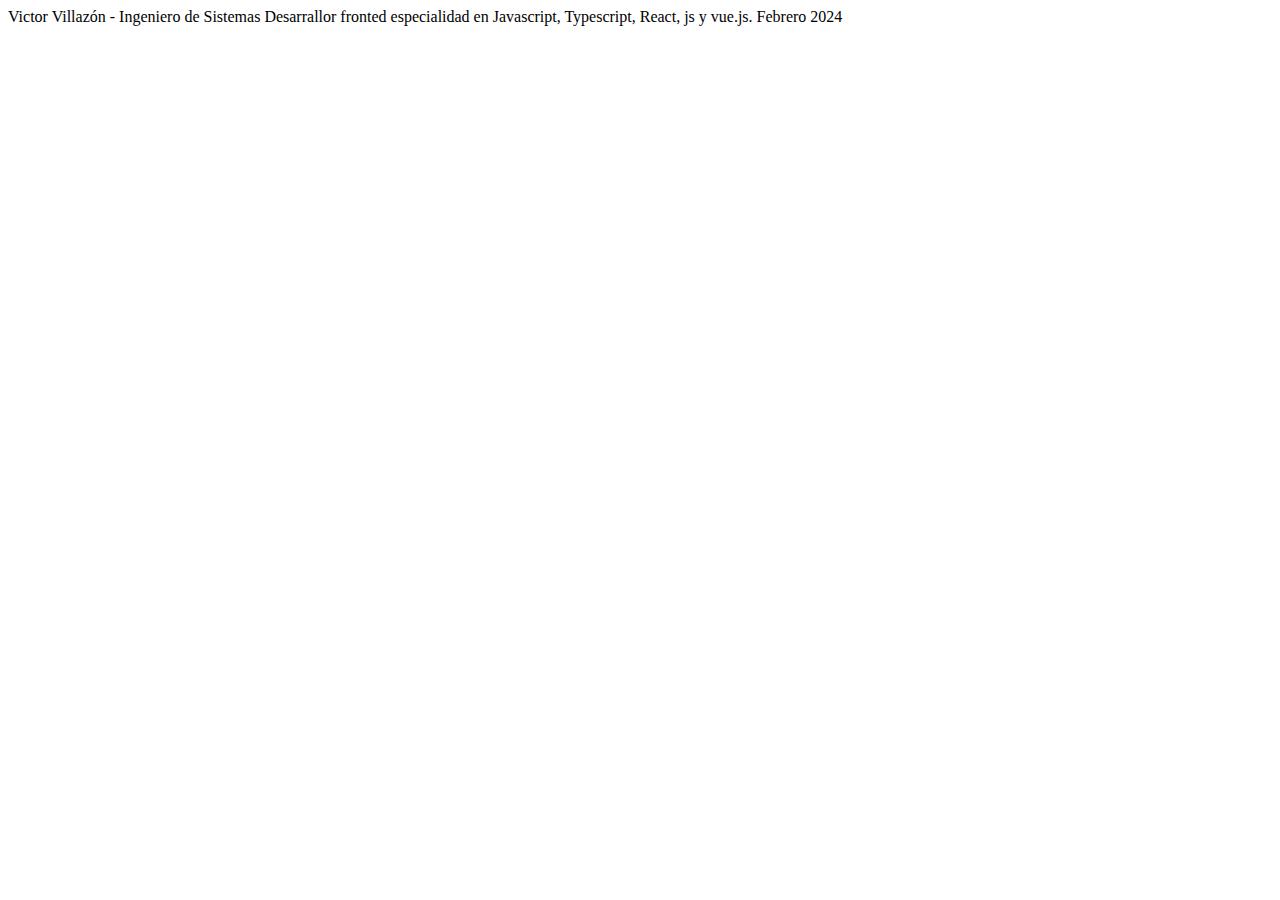
<file: semana01/index.html>
<!DOCTYPE html>
<html lang="en">
<head>
    <meta charset="UTF-8">
    <meta name="viewport" content="width=device-width, initial-scale=1.0">
    <title>Victor Villazón</title>
</head>
<body>
    Victor Villazón - Ingeniero de Sistemas
    Desarrallor fronted especialidad en Javascript, Typescript, React, js y vue.js.
    Febrero 2024 
</body>
</html>
</file>
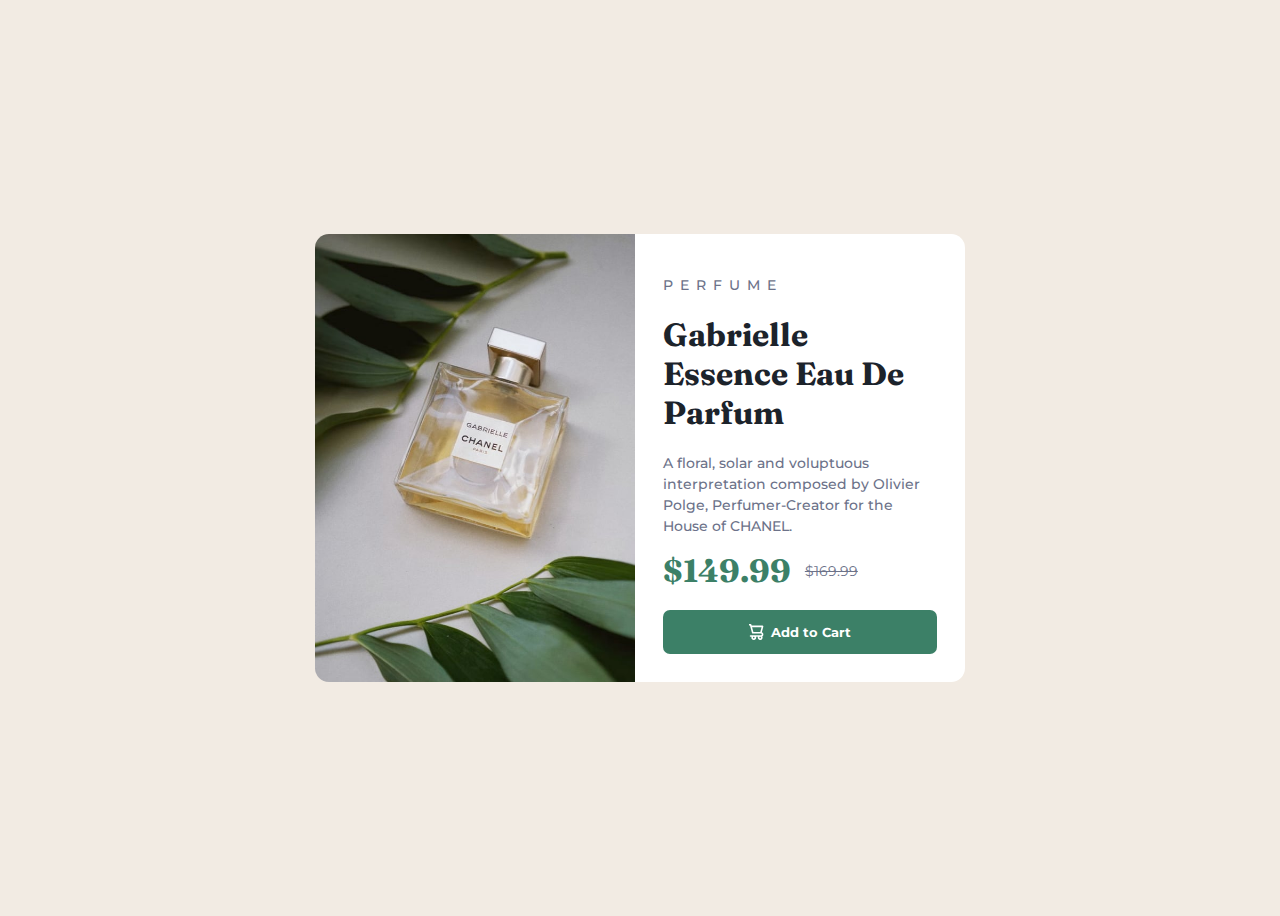
<file: semana01/dia01-html-product-card/index.html>
<!DOCTYPE html>
<html lang="en">
<head>
  <meta charset="UTF-8">
  <meta name="viewport" content="width=device-width, initial-scale=1.0">
  <title>Document</title>
  <link rel="stylesheet" href="./styles.css">
</head>
<body>
  <main>
    <section class="photo"></section>
    <section class="content">
      <h3>Perfume</h3>
      <h1>Gabrielle Essence Eau De Parfum</h1>
      <p>A floral, solar and voluptuous interpretation composed by Olivier Polge, 
        Perfumer-Creator for the House of CHANEL.</p>
      <div>
        <span>$149.99</span>
        <s>$169.99</s>
      </div>
      <button>
        <img src="./images/icon-cart.svg"/>
        Add to Cart
      </button>
    </section>
  </main>  
</body>
</html>
</file>
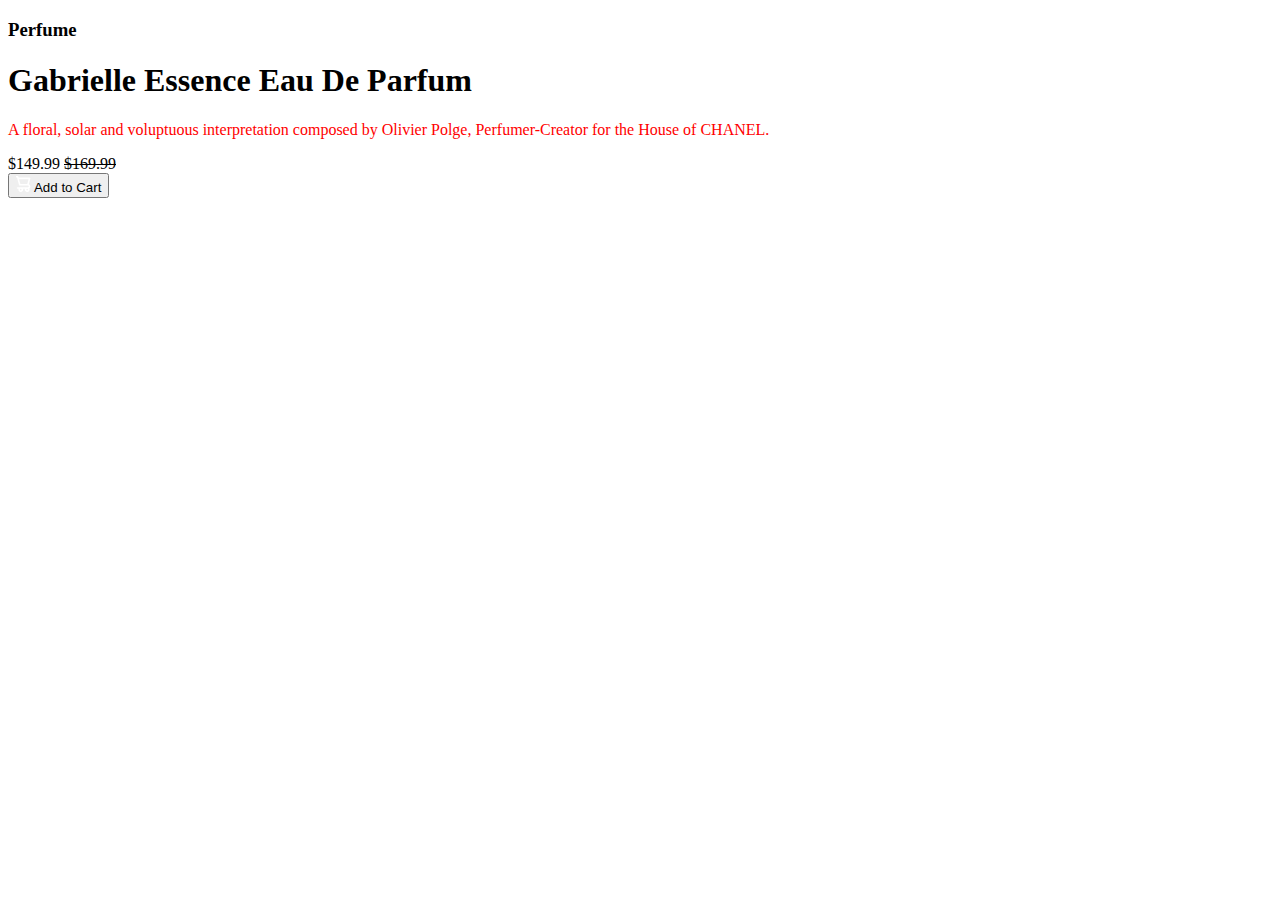
<file: semana01/dia01/index.html>
<!DOCTYPE html>
<html lang="en">
<head>
  <meta charset="UTF-8">
  <meta name="viewport" content="width=device-width, initial-scale=1.0">
  <title>Document</title>
  <style>
    p {
      color: red;
    }

  </style>
</head>
<body>
  <main>
    <section class="photo"></section>
    <section class="content">
      <h3>Perfume</h3>
      <h1>Gabrielle Essence Eau De Parfum</h1>
      <p>A floral, solar and voluptuous interpretation composed by Olivier Polge, 
        Perfumer-Creator for the House of CHANEL.</p>
      <div>
        <span>$149.99</span>
        <s>$169.99</s>
      </div>
      <button>
        <img src="./images/icon-cart.svg"/>
        Add to Cart
      </button>
    </section>
  </main>  
</body>
</html>
</file>
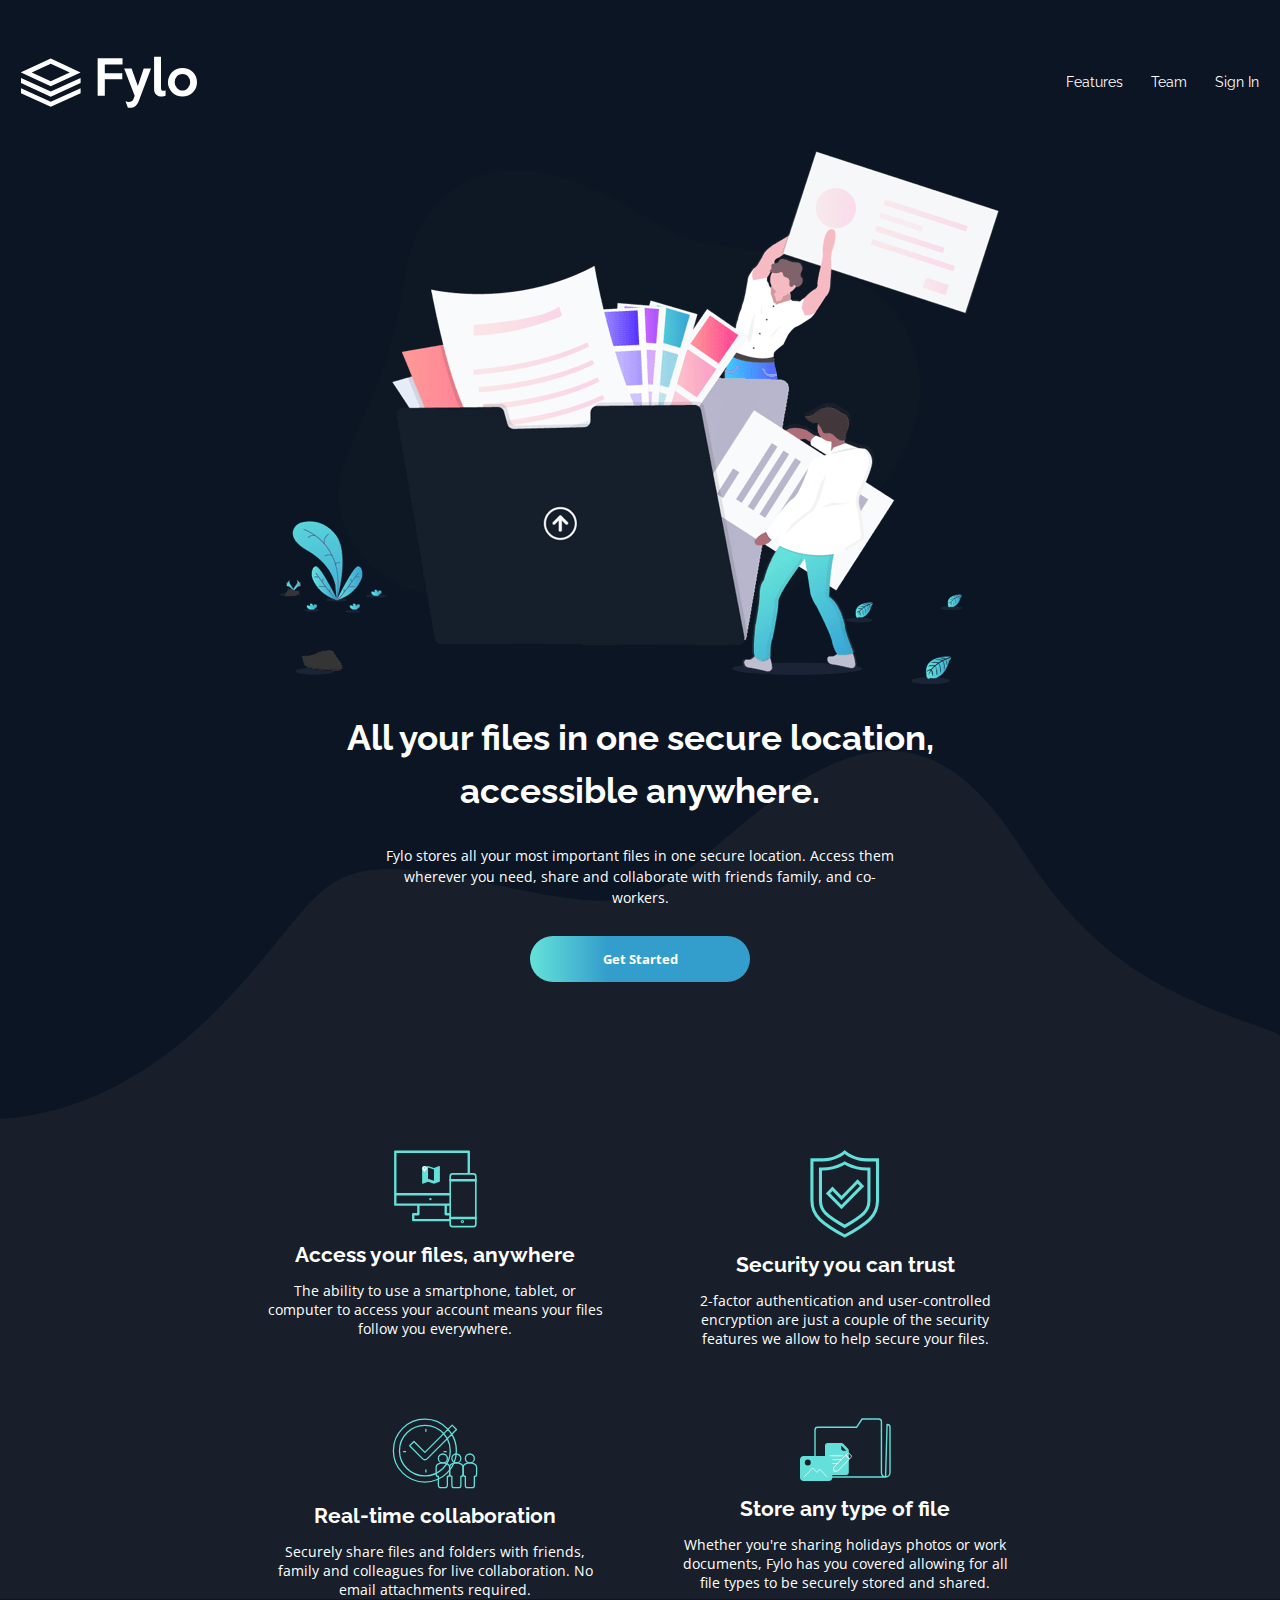
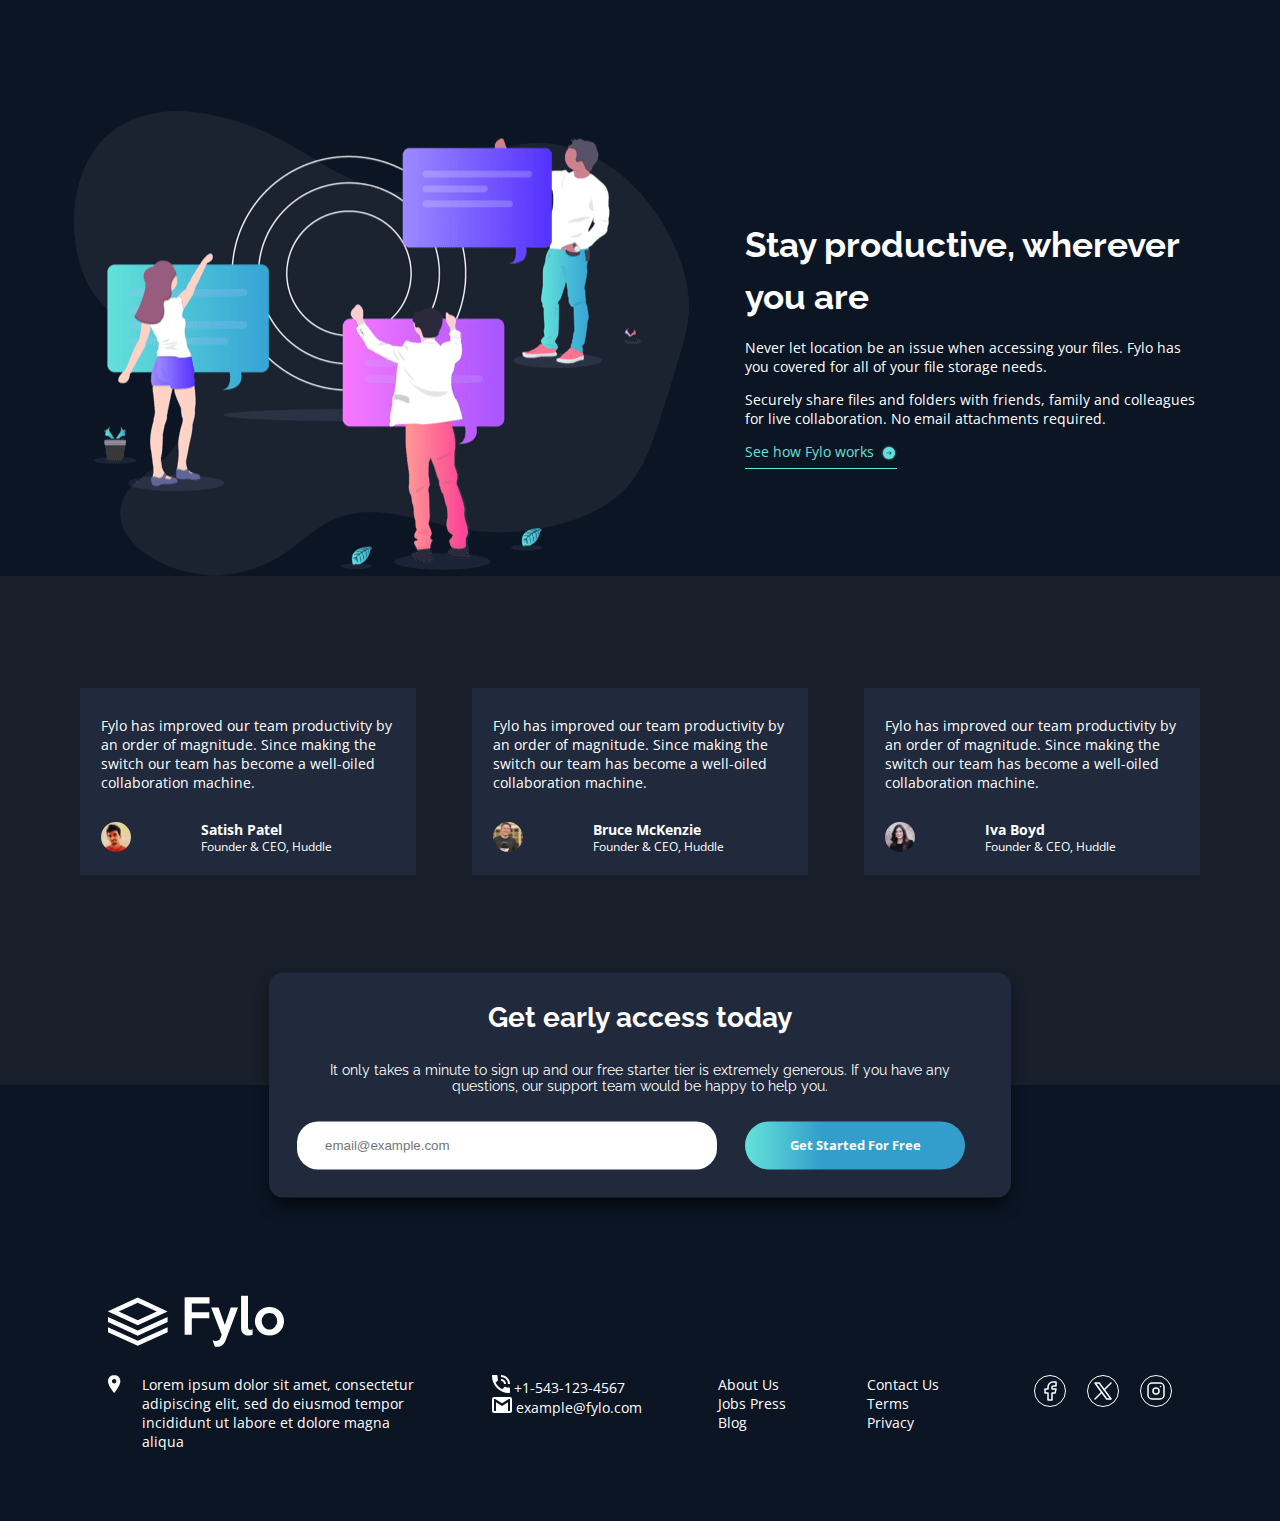
<file: semana01/dia03-css-modelo-de-caja/index.html>
<!DOCTYPE html>
<html lang="en">
<head>
  <meta charset="UTF-8">
  <meta name="viewport" content="width=device-width, initial-scale=1.0">
  <title>Fylo landing page</title>
  <link rel="stylesheet" href="./css/styles.css">
</head>
<body>
  <header class="header wrapper">
    <img src="./images/logo.svg" alt="Logo Fylo Landing Page">
    <nav class="header__nav">
      <a href="#">Features</a>
      <a href="#">Team</a>
      <a href="#">Sign In</a>
    </nav>
    

  </header>

  <main>
    
    <section class="hero">
      <img class="hero__image" src="./images/illustration-intro.png" alt="Illustration Into">
      <h1 class="hero__title">
        All your files in one secure location, accessible anywhere.
      </h1>

      <p class="hero__text">
        Fylo stores all your most important files in one secure location. Access them wherever 
        you need, share and collaborate with friends family, and co-workers.
      </p>

      <button class="hero__button">Get Started</button>


    </section>

    <section class="features">
      <article class="feature">
        <img class="feature__image" src="./images/icon-access-anywhere.svg" alt="Icon Access Anywhere">
        <h2 class="feature__title">Access your files, anywhere</h2>
        <p class="feature__text">
          The ability to use a smartphone, tablet, or computer to access your account means your
          files follow you everywhere.
        </p>
      </article>

      <article class="feature">
        <img class="feature__image" src="./images/icon-security.svg" alt="Icon Collaboration">
        <h2 class="feature__title">Security you can trust</h2>
        <p class="feature__text">
          2-factor authentication and user-controlled encryption are just a couple of the security
          features we allow to help secure your files.
        </p>
      </article>

      <article class="feature">
        <img class="feature__image" src="./images/icon-collaboration.svg" alt="Icon Collaboration">
        <h2 class="feature__title">Real-time collaboration</h2>
        <p class="feature__text">
          Securely share files and folders with friends, family and colleagues for live collaboration. 
        No email attachments required.
        </p>
      </article>

      <article class="feature">
        <img class="feature__image" src="./images/icon-any-file.svg" alt="Icon Collaboration">
        <h2 class="feature__title">Store any type of file</h2>
        <p class="feature__text">
          Whether you're sharing holidays photos or work documents, Fylo has you covered allowing for all 
        file types to be securely stored and shared.
        </p>
      </article>


    </section>

    <section class="collaboration">
      <img class="collaboration__image" src="./images/illustration-stay-productive.png" alt="Illustration Stay Productive">
      <div class="collaboration__wrap">
        <h3 class="collaboration__title">Stay productive, wherever you are</h3>
        <p class="collaboration__text">
          Never let location be an issue when accessing your files. Fylo has you covered for all of your file
          storage needs.
        </p>
        <p class="collaboration__text">
          Securely share files and folders with friends, family and colleagues for live collaboration. No email
          attachments required.
        </p>
        <a class="collaboration__button" href="#">
          See how Fylo works
          <img src="./images/icon-arrow.svg" alt="See how Fylo works">
        </a>
      </div>
    </section>

    <section class="testimonials">
      <article class="testimonial">
        <p>
          Fylo has improved our team productivity by an order of magnitude. Since making the switch our team has
          become a well-oiled collaboration machine.
        </p>
        <div class="testimonial_profile">
          <img src="./images/profile-1.jpg" width="30" height="30" alt="Profile 1">
          <div>
            <h4>Satish Patel</h4>
            <h5>Founder & CEO, Huddle</h5>
          </div>
        </div>
      </article>

      <article class="testimonial">
        <p>
          Fylo has improved our team productivity by an order of magnitude. Since making the switch our team has 
          become a well-oiled collaboration machine.
        </p>
        <div class="testimonial_profile">
          <img src="./images/profile-2.jpg" width="30" height="30" alt="Profile 2">
          <div>
            <h4>Bruce McKenzie</h4>
            <h5>Founder & CEO, Huddle</h5>
          </div>
        </div>
      </article>

      <article class="testimonial">
        <p>
          Fylo has improved our team productivity by an order of magnitude. Since making the switch our team has 
          become a well-oiled collaboration machine.
        </p>
        <div class="testimonial_profile">
          <img src="./images/profile-3.jpg" width="30" height="30" alt="Profile 3">
          <div>
            <h4>Iva Boyd</h4>
            <h5>Founder & CEO, Huddle</h5>
          </div>
        </div>
      </article>

    </section>


    

    
  </main>
  
  <footer class="footer">
    <section class="access">
      <h2>Get early access today</h2>
      <p>
        It only takes a minute to sign up and our free starter tier is extremely generous. If you have any
        questions, our support team would be happy to help you.
      </p>

      <form>
        <input type="text" placeholder="email@example.com">
        <input type="submit" value="Get Started For Free">
      </form>
      
    </section>

    <div class="footer--wrapper">
      <img src="./images/logo.svg" alt="">
      <div class="footer_info">
        <div class="footer_info__description">
          <img src="./images/icon-location.svg" alt="">
          Lorem ipsum dolor sit amet, consectetur adipiscing elit, sed do eiusmod tempor incididunt ut labore et
          dolore magna aliqua
        </div>
        <div class="footer_info_contact">
          <span>
            <img src="./images/icon-phone.svg" alt="">
            +1-543-123-4567
          </span>
          <span>
            <img src="./images/icon-email.svg" alt="">
            example@fylo.com
          </span>
        </div>
        <div class="footer_info_links">
          <a href="#">About Us</a>
          <a href="#">Jobs</a>
          <a href="#">Press</a>
          <a href="#">Blog</a>
        </div>
        <div class="footer_info__liks">
          <a href="">Contact Us</a>
          <a href="">Terms</a>
          <a href="">Privacy</a>
        </div>

        <div class="footer_info__social">
          <a href="https://facebook.com" target="_blank">
                        <svg xmlns="http://www.w3.org/2000/svg" class="icon icon-tabler icon-tabler-brand-facebook" width="24" height="24" viewBox="0 0 24 24" stroke-width="1.5" stroke="currentColor" fill="none" stroke-linecap="round" stroke-linejoin="round"><path stroke="none" d="M0 0h24v24H0z" fill="none"/><path d="M7 10v4h3v7h4v-7h3l1 -4h-4v-2a1 1 0 0 1 1 -1h3v-4h-3a5 5 0 0 0 -5 5v2h-3" /></svg>
          </a>
          <a href="https://twitter.com" target="_blank">
                        <svg xmlns="http://www.w3.org/2000/svg" class="icon icon-tabler icon-tabler-brand-x" width="24" height="24" viewBox="0 0 24 24" stroke-width="1.5" stroke="currentColor" fill="none" stroke-linecap="round" stroke-linejoin="round"><path stroke="none" d="M0 0h24v24H0z" fill="none"/><path d="M4 4l11.733 16h4.267l-11.733 -16z" /><path d="M4 20l6.768 -6.768m2.46 -2.46l6.772 -6.772" /></svg>
          </a>
          <a href="https://instagram.com" target="_blank">
                        <svg xmlns="http://www.w3.org/2000/svg" class="icon icon-tabler icon-tabler-brand-instagram" width="24" height="24" viewBox="0 0 24 24" stroke-width="1.5" stroke="currentColor" fill="none" stroke-linecap="round" stroke-linejoin="round"><path stroke="none" d="M0 0h24v24H0z" fill="none"/><path d="M4 4m0 4a4 4 0 0 1 4 -4h8a4 4 0 0 1 4 4v8a4 4 0 0 1 -4 4h-8a4 4 0 0 1 -4 -4z" /><path d="M12 12m-3 0a3 3 0 1 0 6 0a3 3 0 1 0 -6 0" /><path d="M16.5 7.5l0 .01" /></svg>
          </a>
        </div>
      </div>
    </div>

  </footer>
    
</body>
</html>
</file>
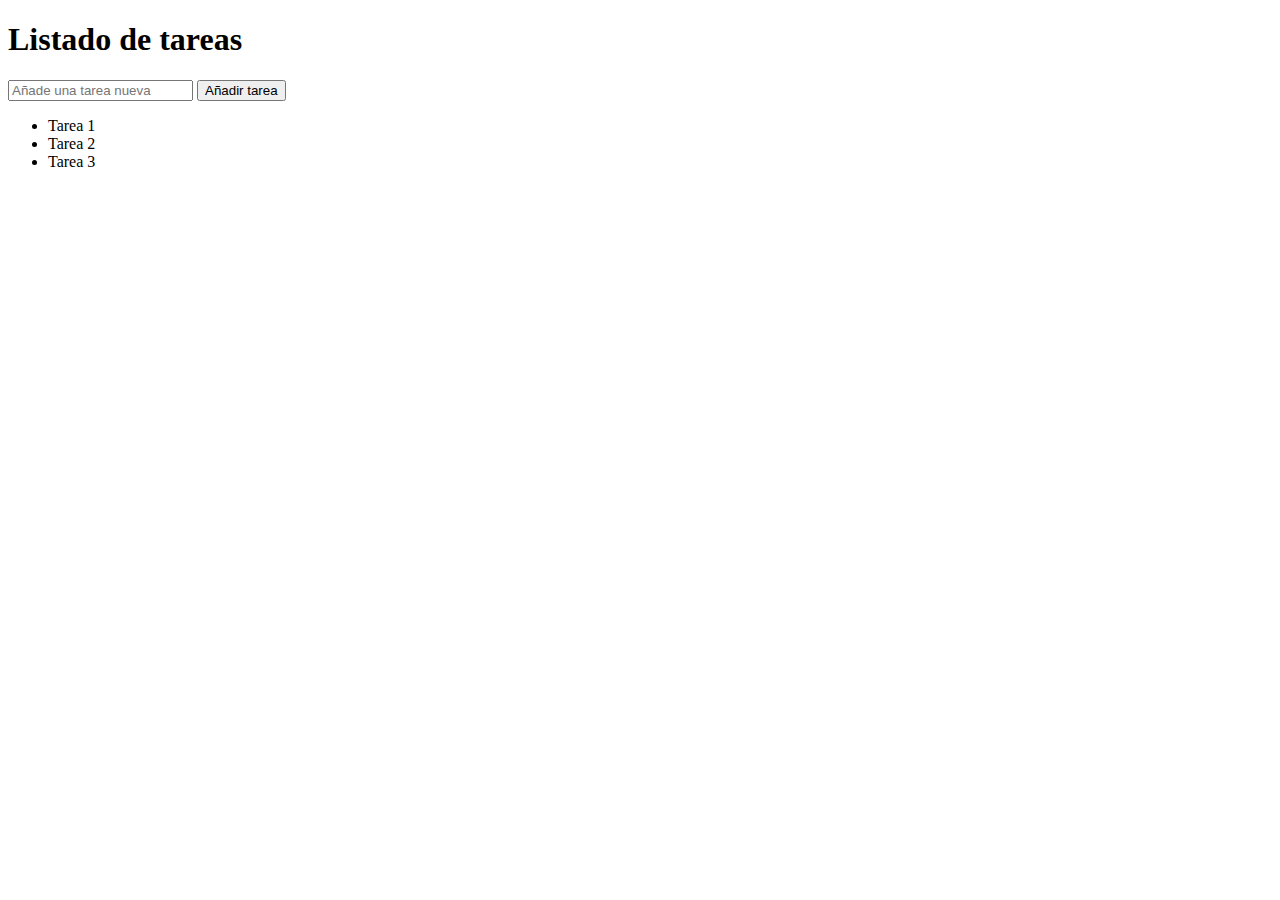
<file: semana02/dia03-javascript-dom-todo-app/index.html>
<!DOCTYPE html>
<html lang="en">
<head>
    <meta charset="UTF-8">
    <meta name="viewport" content="width=device-width, initial-scale=1.0">
    <title>Listado de tareas</title>
    <style>
      .completed + span {
        color: red;
        text-decoration: line-through;
      }
    </style>
</head>
<body>
    <main class="task">
    <h1>Listado de tareas</h1>

    <div class="task__wrapper">
      <input
        id="taskInput"
        class="task__input"
        type="text"
        placeholder="Añade una tarea nueva"
      />
      <button class="task__add">Añadir tarea</button>
    </div>

    <ul class="task__list">
      <li>Tarea 1</li>
      <li>Tarea 2</li>
      <li>Tarea 3</li>
    </ul>
  </main>
  <script src="./main.js"></script>    
</body>
</html>
</file>
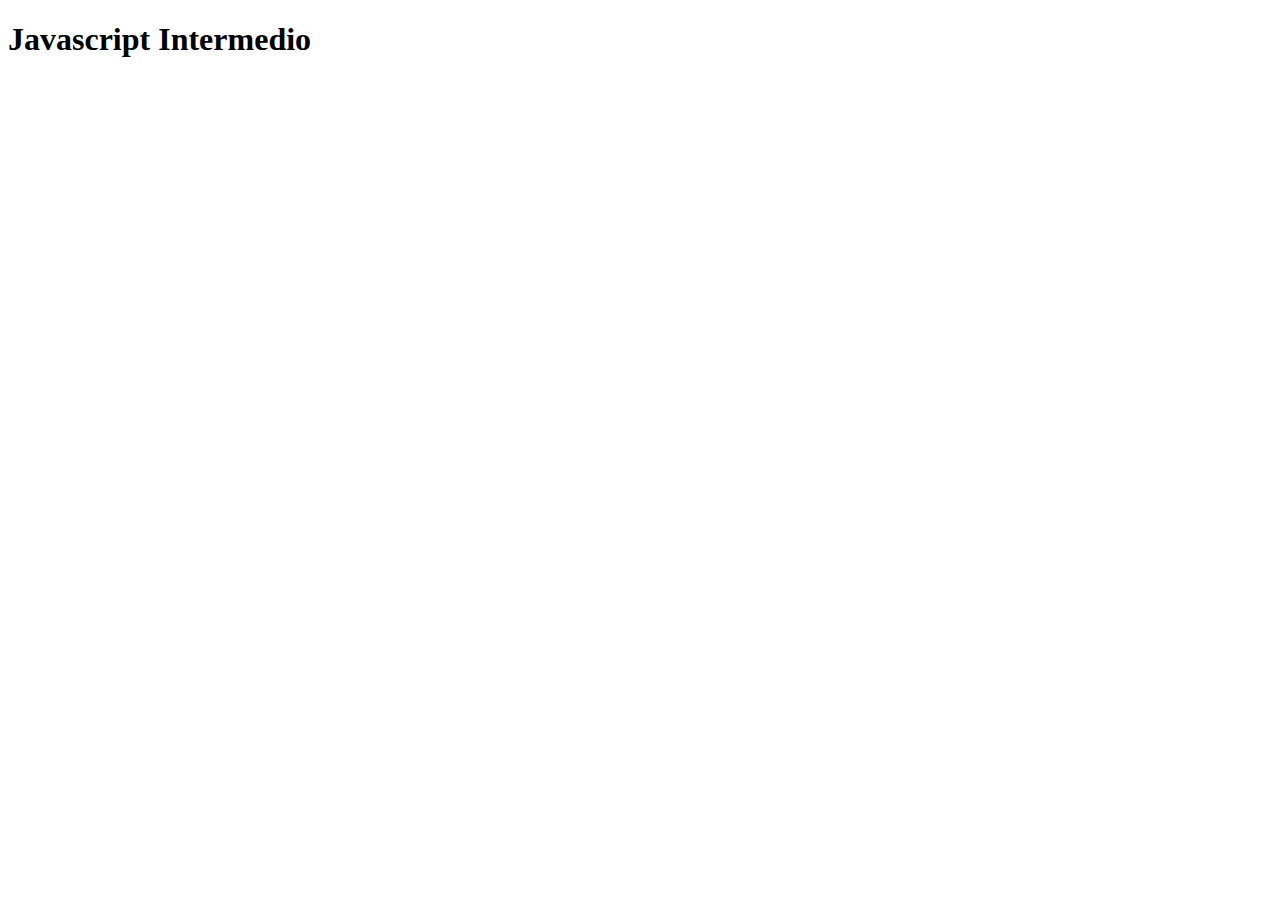
<file: semana02/dia03-javascript-intermedio/index.html>
<!DOCTYPE html>
<html lang="en">
<head>
    <meta charset="UTF-8">
    <meta name="viewport" content="width=device-width, initial-scale=1.0">
    <title>Javascript Intermedio</title>
</head>
<body>
    <h1>Javascript Intermedio</h1>


    <script src="./js/index.js"></script>
</body>
</html>
</file>
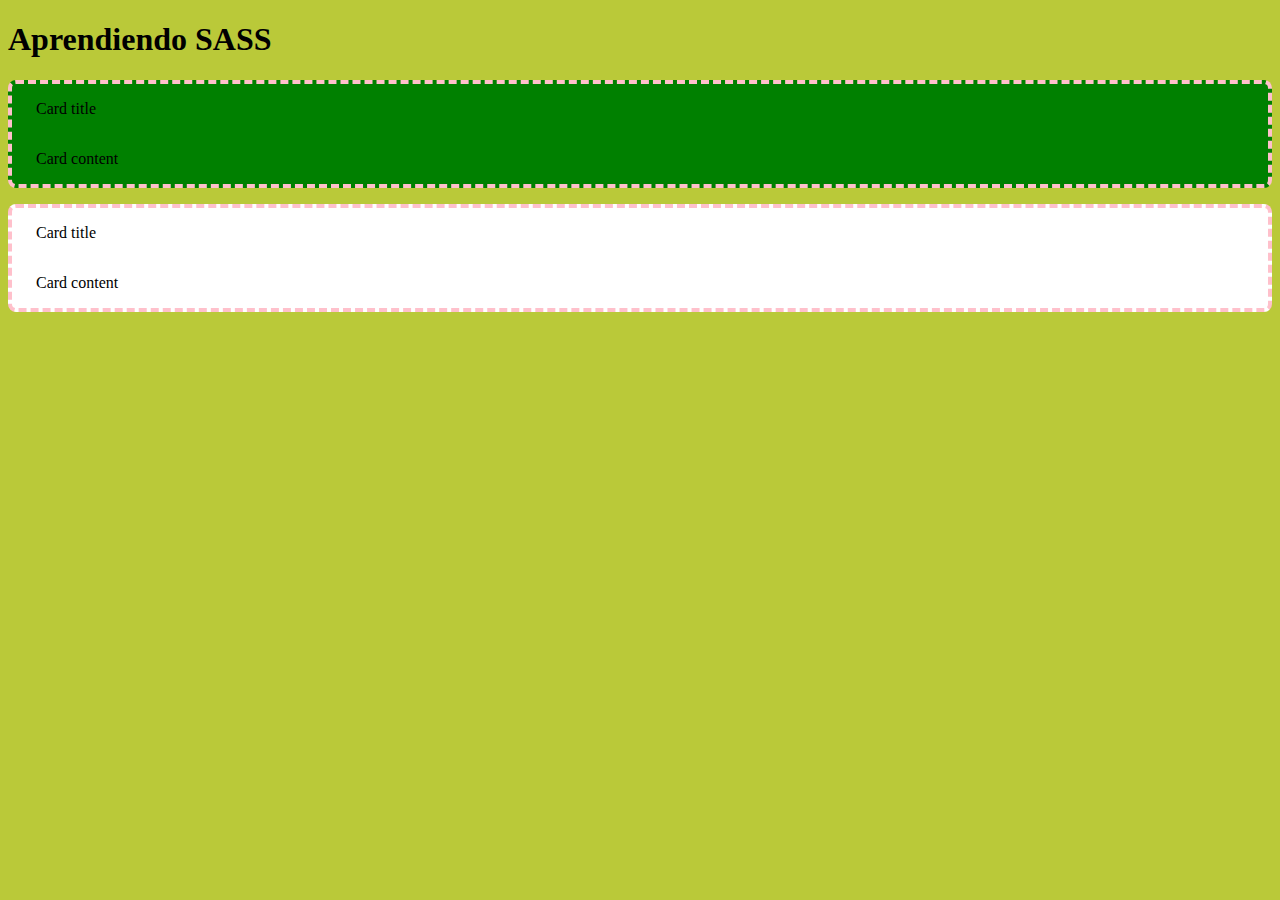
<file: semana02/dia1-sass/index.html>
<!DOCTYPE html>
<html lang="en">
<head>
    <meta charset="UTF-8">
    <meta name="viewport" content="width=device-width, initial-scale=1.0">
    <title>Aprendiendo SASS</title>
    <link rel="stylesheet" href="./sass/styles.css"> 
</head>
<body>
    <h1>Aprendiendo SASS</h1>
    <div class="card card--success">
        <div class="card__header">
            <div class="card__title">Card title</div>
        </div>
        <div class="card__body">Card content</div>
    </div>

    <div class="card">
        <div class="card__header">
            <div class="card__title">Card title</div>
        </div>
        <div class="card__body">Card content</div>
    </div>
    
</body>
</html>
</file>
<file: semana01/dia01-html-product-card/styles.css>
@import url('https://fonts.googleapis.com/css2?family=Montserrat:wght@500;700&display=swap');
@import url('https://fonts.googleapis.com/css2?family=Fraunces:opsz,wght@9..144,700&display=swap');

/*
font-family: 'Fraunces', serif;
*/
body {
    font-family: 'Montserrat', sans-serif;
    font-size: 14px;
    background-color: hsl(30, 38%, 92%);
    display: flex;
    justify-content: center;
    align-items: center;
    height: 100vh;
}

main {
    width: 650px;
    min-height: 400px;
    display: flex;
}

.photo {
    width: 350px;
    background-image: url(./images/image-product-desktop.jpg);
    background-size: cover;
    background-repeat: no-repeat;
    border-radius: 14px 0 0 14px;
}

.content {
    background-color: hsl(0, 0%, 100%);
    width: 300px;
    padding: 28px;
    border-radius: 0 14px 14px 0;
}

.content h3 {
    text-transform: uppercase;
    font-weight: 500;
    font-size: 14px;
    letter-spacing: 7px;
    color: hsl(228, 12%, 48%);
}

.content h1 {
    font-family: 'Fraunces', serif;
    font-weight: 700;
    font-size: 32px;
    color: hsl(212, 21%, 14%);
}

.content p {
    font-weight: 500;
    line-height: 1.5;
    color: hsl(228, 12%, 48%);
}

.content div {
    display: flex;
    align-items: center;
    gap: 14px;
}

.content span {
    font-family: 'Fraunces', serif;
    font-size: 32px;
    font-weight: 700;
    color: hsl(158, 36%, 37%);
}

.content s {
    color: hsl(228, 12%, 48%);
}

.content button {
    border: 0;
    font-family: 'Montserrat', sans-serif;
    font-weight: 700;
    background-color: hsl(158, 36%, 37%);
    color: hsl(0, 0%, 100%);
    padding: 14px;
    width: 100%;
    display: flex;
    justify-content: center;
    gap: 7px;
    margin-top: 20px;
    cursor: pointer;
    border-radius: 7px;
}
</file>
<file: semana01/dia03-css-modelo-de-caja/css/styles.css>
@import url('https://fonts.googleapis.com/css2?family=Open+Sans:wght@400;700&family=Raleway:wght@400;700&display=swap');
/*
font-family: 'Open Sans', sans-serif;
font-family: 'Raleway', sans-serif
*/

/* VARIABLES */
:root {

    /* FONTS */
    --font-primary: 'Raleway', sans-serif;
    --font-secondary: 'Open Sans', sans-serif;
    --font-size: 14px;
    --font-weight-regular: 400;
    --font-weight-bold: 700;

    /* COLORS */
    
    --primary-dark-blue-into: hsl(217, 28%, 15%);
    --primary-dark-blue-main: hsl(218, 28%, 13%);
    --primary-dark-blue-footer: hsl(216, 53%, 9%);
    --primary-dark-blue-testimonials: hsl(219, 30%, 18%);
    
    --accent-cyan-gradient: hsl(176, 68%, 64%);
    --accent-blue-gradient: hsl(198, 60%, 50%);
    --accent-light-red: hsl(0, 100%, 63%);

    --neutral-white: hsl(0, 0%, 100%);
    
}

/* GENERAL */
* {
    box-sizing: border-box;
    margin: 0;
}
html {
    font-size: var(--font-size);
}

body {
    background-color: var(--primary-dark-blue-footer);
    color: var(--neutral-white);
}

a {
    color: inherit;
    text-decoration: none;
}

img {
    max-width: 100%;
    height: auto;
}

/* UTILS */
.wrapper {
    /* 1rem = tamaño de la letra principal (14px) */
    /* 1em = tamaño de la letra de su contenedor más próximo (14px) */
    width: min(100% - 3rem, 1440px);
}

.hidden {
    display: none;
}

/* HEADER */
.header {
    font-family: var(--font-primary);
    display: flex;
    justify-content: space-between;
    margin: 0 auto;
    margin-top: 4rem;
}

.header__nav {
    display: flex;
    gap: 2rem;
    align-items: center;
}

/* HERO */ 
.hero { 
    margin: 0 auto;
    display: flex;
    flex-direction: column;
    align-items: center;
    gap: 2rem;
    text-align: center;
    background: url(../images/bg-curvy-desktop.svg) no-repeat bottom;
    background-size: contain;
    padding-top: 3rem;
    padding-bottom: 12rem;

}

.hero__title {
    width: min(100% - 3rem, 720px);
    font-family: var(--font-primary);
    font-weight: var(--font-weight-bold);
    font-size: 2.5rem;
    line-height: 1.5;
}

.hero__text {
    width: min(100% - 3rem, 720px);
    font-family: var(--font-secondary);
    padding: 0 7rem;
    line-height: 1.5;
}

.hero__button {
    font-family: var(--font-secondary);
    font-weight: var(--font-weight-bold);
    border: 0;
    border-radius: 7rem;
    padding: 1rem 1.5rem;
    min-width: 220px;
    color: var(--neutral-white);
    background: linear-gradient(
        90deg,
        var(--accent-cyan-gradient) 0%,
        var(--accent-blue-gradient) 35%
    );
    cursor: pointer;
}

.hero__button:hover {
    background: var(--accent-cyan-gradient);
}

/* FEATURES */
.features {
    display: grid;
    grid-template-columns: 340px;
    justify-content: center;
    gap: 5rem;
    background-color: var(--primary-dark-blue-main);
}

.feature {
    text-align: center;
    display: flex;
    flex-direction: column;
    align-items: center;
    gap: 1rem;
}

.feature__title {
    font-family: var(--font-primary);
}

.feature__text {
    font-family: var(--font-secondary);
}

/*
576px --> pantallas pequeñas (celulares)
768px --> pantallas pequeñas (tablets y celulares)
992px --> pantallas medianas (desktop)
1200px --> pantallas grandes (desktop, TVs)
*/

/* Las siguientes reglas se aplican solo para dispositivos mayores a 768px (Desktop, TVs, etc)*/
@media screen and (min-width: 768px) {
    .features {
        grid-template-columns: 340px 340px;
    }
}

/* COLLABORATION */
.collaboration {
    display: flex;
    flex-direction: column;
    gap: 4rem;
    align-items: center;
    justify-content: center;
    padding: 0 3rem;
    padding-top:  8rem; /* 8*14px = 112px */
    
}

@media (min-width: 768px) {
    .collaboration {
        flex-direction: row;
    }

    .collaboration__wrap {
        display: flex;
        flex-direction: column;
        gap: 1rem;
    }
    
}

@media (min-width: 768px) {
    .collaboration__wrap {
        width: 33rem;
    }
    
}

.collaboration__title {
    font-family: var(--font-primary);
    font-weight: var(--font-weight-bold);
    font-size: 2.5rem;
    line-height: 1.5;
}

.collaboration__text {
    font-family: var(--font-secondary);
}

.collaboration__button {
    display: flex;
    align-items: flex-end;
    gap: 0.5rem;
    font-family: var(--font-secondary);
    color: var(--accent-cyan-gradient);
    border-bottom: 1px solid var(--accent-cyan-gradient);
    margin-right: auto;
    padding-bottom: 0.5rem;
}

/* TESTINOMIALS */
.testimonials {
    display: flex;
    flex-direction: column;
    justify-content: center;
    gap: 4rem;
    align-items: center;
    padding: 0 3rem;
    padding-top:  8rem;
    padding-bottom: 15rem;
    background-color: var(--primary-dark-blue-main);
}

@media (min-width: 768px) {
    .testimonials {
        flex-direction: row;
    }

}

.testimonial {
        background-color: var(--primary-dark-blue-testimonials);
        padding: 2rem 1.5rem 1.5rem; /* top (left, right) bottom */
        font-family: var(--font-secondary);
        display: flex;
        flex-direction: column;
        gap: 2rem;
}

.testimonial p {
    width: 21rem;
}

.testimonial img {
    border-radius: 50%;
}

.testimonial_profile {
    display: flex;
    align-items: center;
    gap: 5rem;
}

.testimonial_profile h5 {
    font-weight: var(--font-weight-regular);
}

/* ACCESS */
.access {
  font-family: var(--font-primary);
  width: min(100% - 3rem, 53rem);
  position: absolute;
  top: 0;
  left: 50%;
  transform: translate(-50%, -50%);
  background-color: var(--primary-dark-blue-testimonials);
  box-shadow: 0px 10px 15px -3px rgba(0,0,0,0.6);
  padding: 2rem;

  display: flex;
  flex-direction: column;
  align-items: center;
  gap: 2rem;
  border-radius: 1rem;
  text-align: center;
}

.access h2 {
  font-size: 2rem;
}

.access input[type=text] {
  background-color: var(--neutral-white);
  border-radius: 1.5rem;
  border: none;
  padding: 1rem 2rem;
  min-width: 100%;
}

@media (min-width: 768px) {
  .access form {
    width: 100%;
  }
  .access input[type=text] {
    min-width: 30rem;
  }
}

.access input[type=submit] {
  font-family: var(--font-secondary);
  font-weight: var(--font-weight-bold);
  border: none;
  border-radius: 7rem;
  padding: 1rem 1.5rem;
  line-height: 1.5;
  min-width: 220px;
  color: var(--neutral-white);
  background:
    linear-gradient(
      90deg,
      var(--accent-cyan-gradient) 0%,
      var(--accent-blue-gradient) 35%
    )
  ;
}

.access form {
  display: flex;
  flex-direction: column;
  gap: 2rem;
}

@media (min-width: 768px) {
  .access form {
    flex-direction: row;
  }
}

/* FOOTER */
.footer {
  position: relative;
  font-family: var(--font-secondary);
  background-color: var(--primary-dark-blue-footer);
  padding: 15rem 0 5rem 0;
}

.footer--wrapper {
  display: flex;
  flex-direction: column;
  align-items: flex-start;
  gap: 2rem;
  margin: 0 auto;
  width: min(100% - 3rem, 76rem);
}

.footer_info {
  display: grid;
  /* grid-template-columns: 1fr 1fr 1fr 1fr 1fr; */
  /* grid-template-columns: repeat(5, 1fr); */
  grid-template-columns: 1fr;
  gap: 5rem;
}

@media (min-width: 768px) {
  .footer_info {
    grid-template-columns: 2fr 1fr 0.5fr 0.5fr 1fr;
  }
}

.footer_info__description {
  width: 22rem;

  display: flex;
  align-items: flex-start;
  gap: 1.5rem;
}

.footer_info__contact {
  display: flex;
  flex-direction: column;
  gap: 1.5rem;
}

.footer_info__contact span {
  display: flex;
  gap: 1.5rem;
}

.footer_info__links {
  display: flex;
  flex-direction: column;
  gap: 0.5rem;
}

.footer_info__social {
  display: flex;
  justify-content: flex-end;
  align-items: flex-start;
  gap: 1.5rem;
}

.footer_info__social a {
  border: 1px solid var(--neutral-white);
  border-radius: 50%;
  padding: 3px;
  width: 32px;
  height: 32px;
}
.footer_info__social a:hover,
.footer_info__social a:hover path {
  border: 1px solid var(--accent-cyan-gradient);
  fill: var(--accent-cyan-gradient);
  background-color: var(--accent-cyan-gradient);
}
</file>
<file: semana02/dia1-sass/sass/styles.css>
@charset "UTF-8";
/* comentario de múltiples lineas */
:root {
  --mi-variable: rgb(186, 201, 57);
}

/* VARIABLES */
/* MIXING */
/* GENERAL */
body {
  background-color: #AADDEE;
  background-color: var(--mi-variable);
}

/* CARD */
.card {
  background-color: #fff;
  border: 1px solid #454545;
  border-radius: 8px;
  margin-bottom: 1rem;
  border: 5px solid orangered;
  border: 4px solid pink;
  border: 4px dashed pink;
  /* NESTED PROPS */
}
.card__header {
  padding: 1rem 1.5rem;
}
.card__body {
  padding: 1rem 1.5rem;
}
.card--success {
  background-color: green;
}/*# sourceMappingURL=styles.css.map */
</file>
